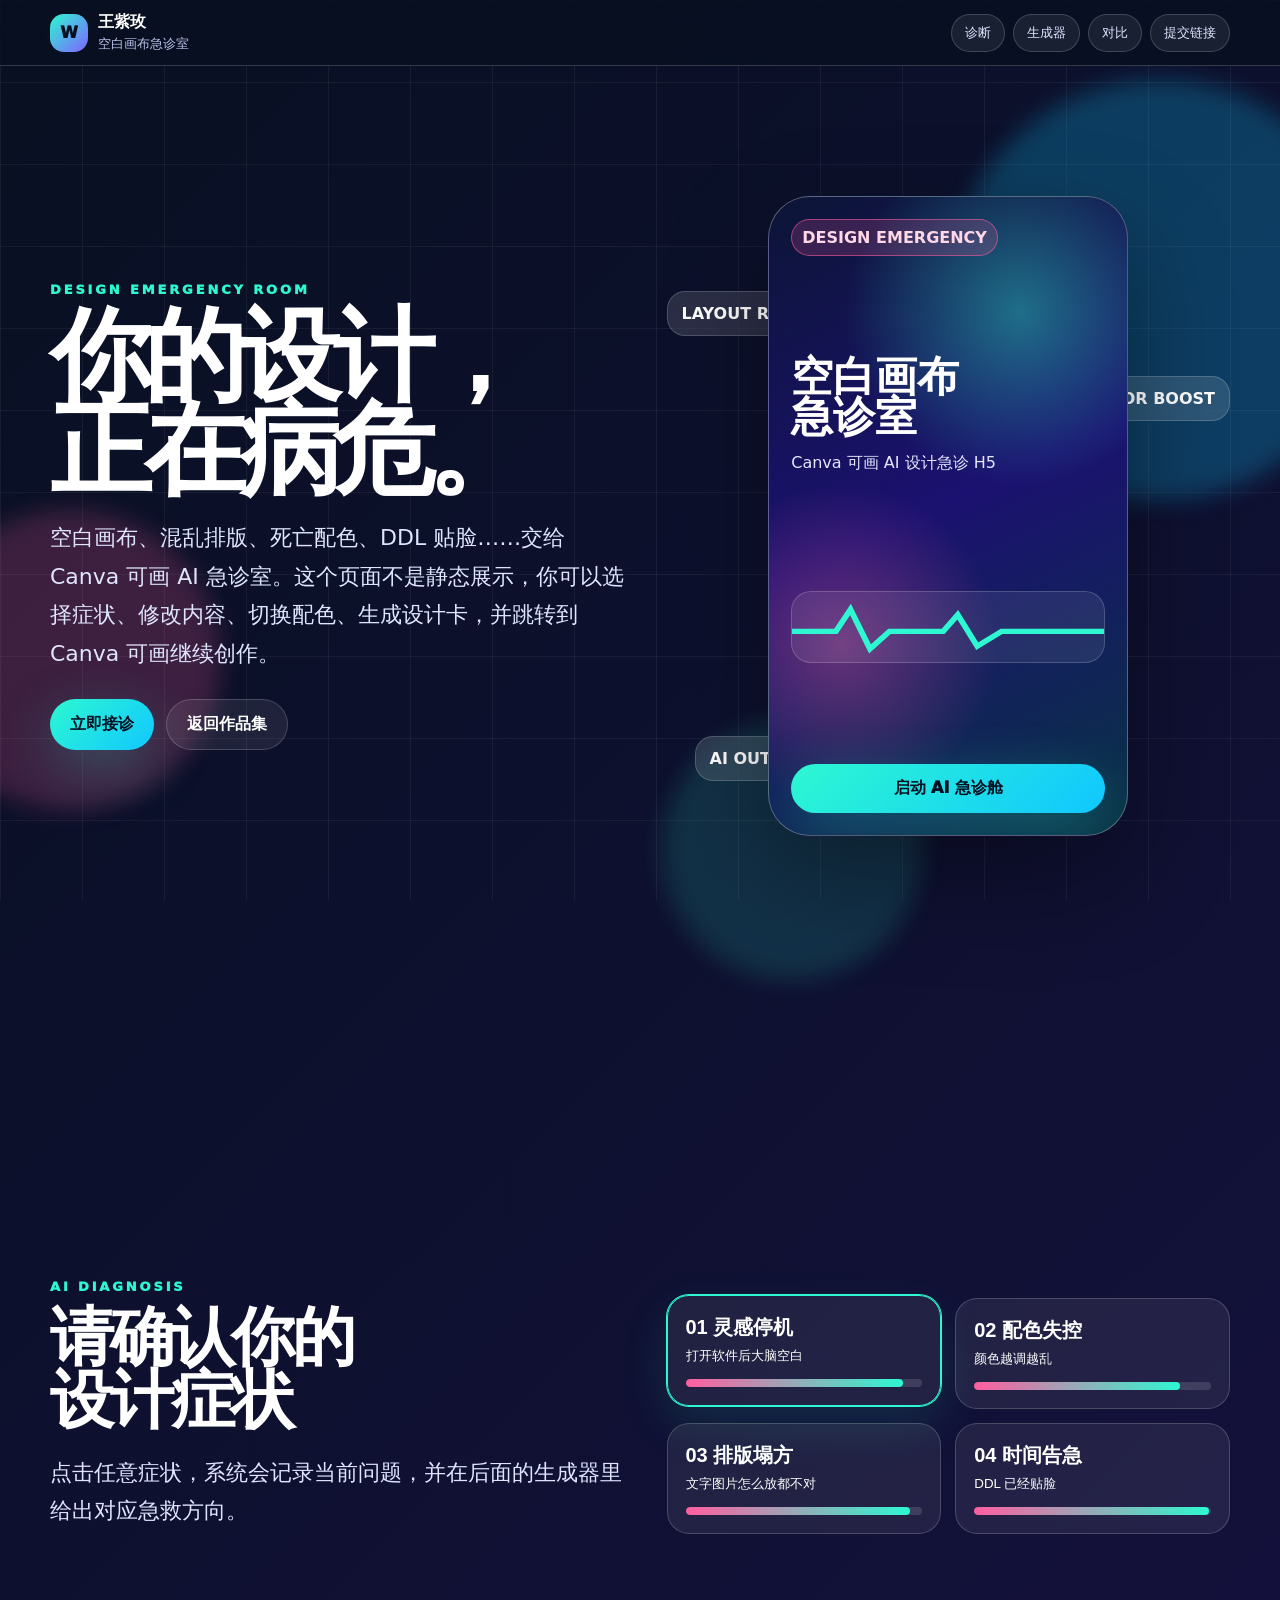
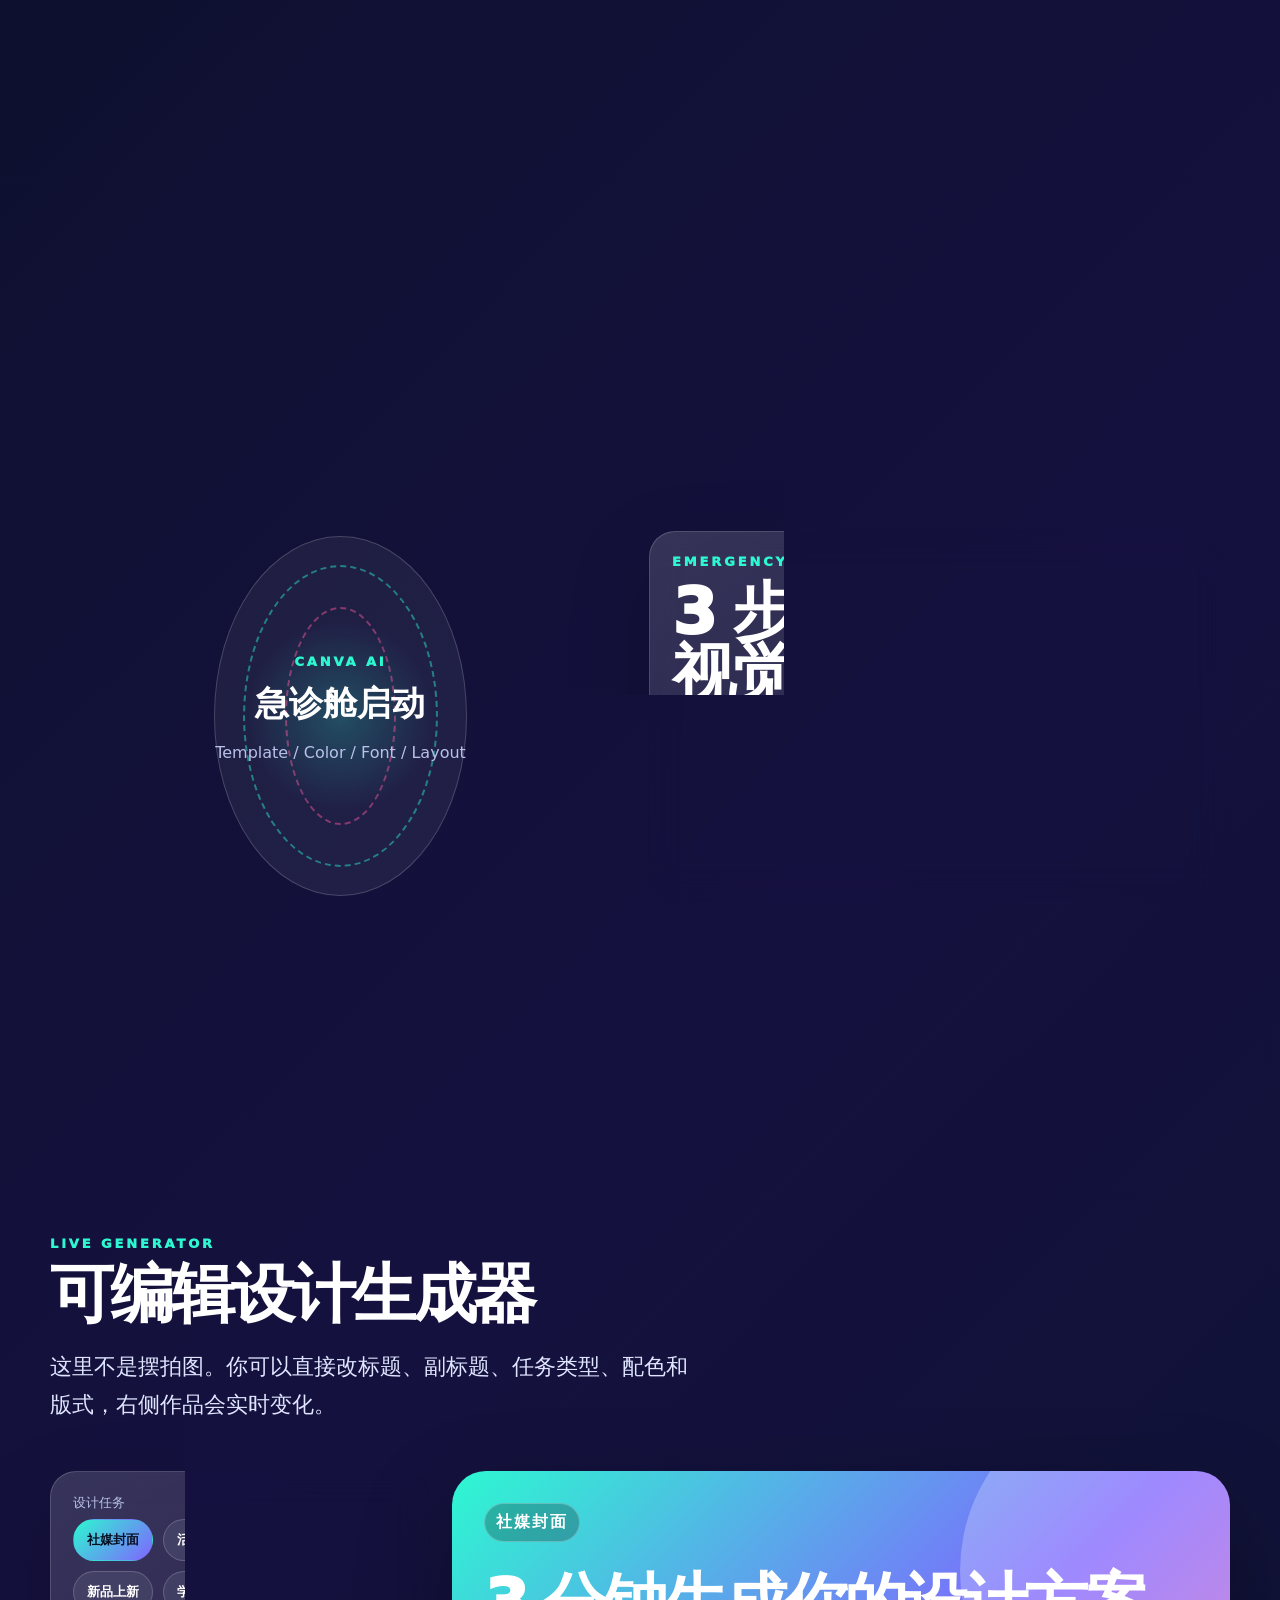
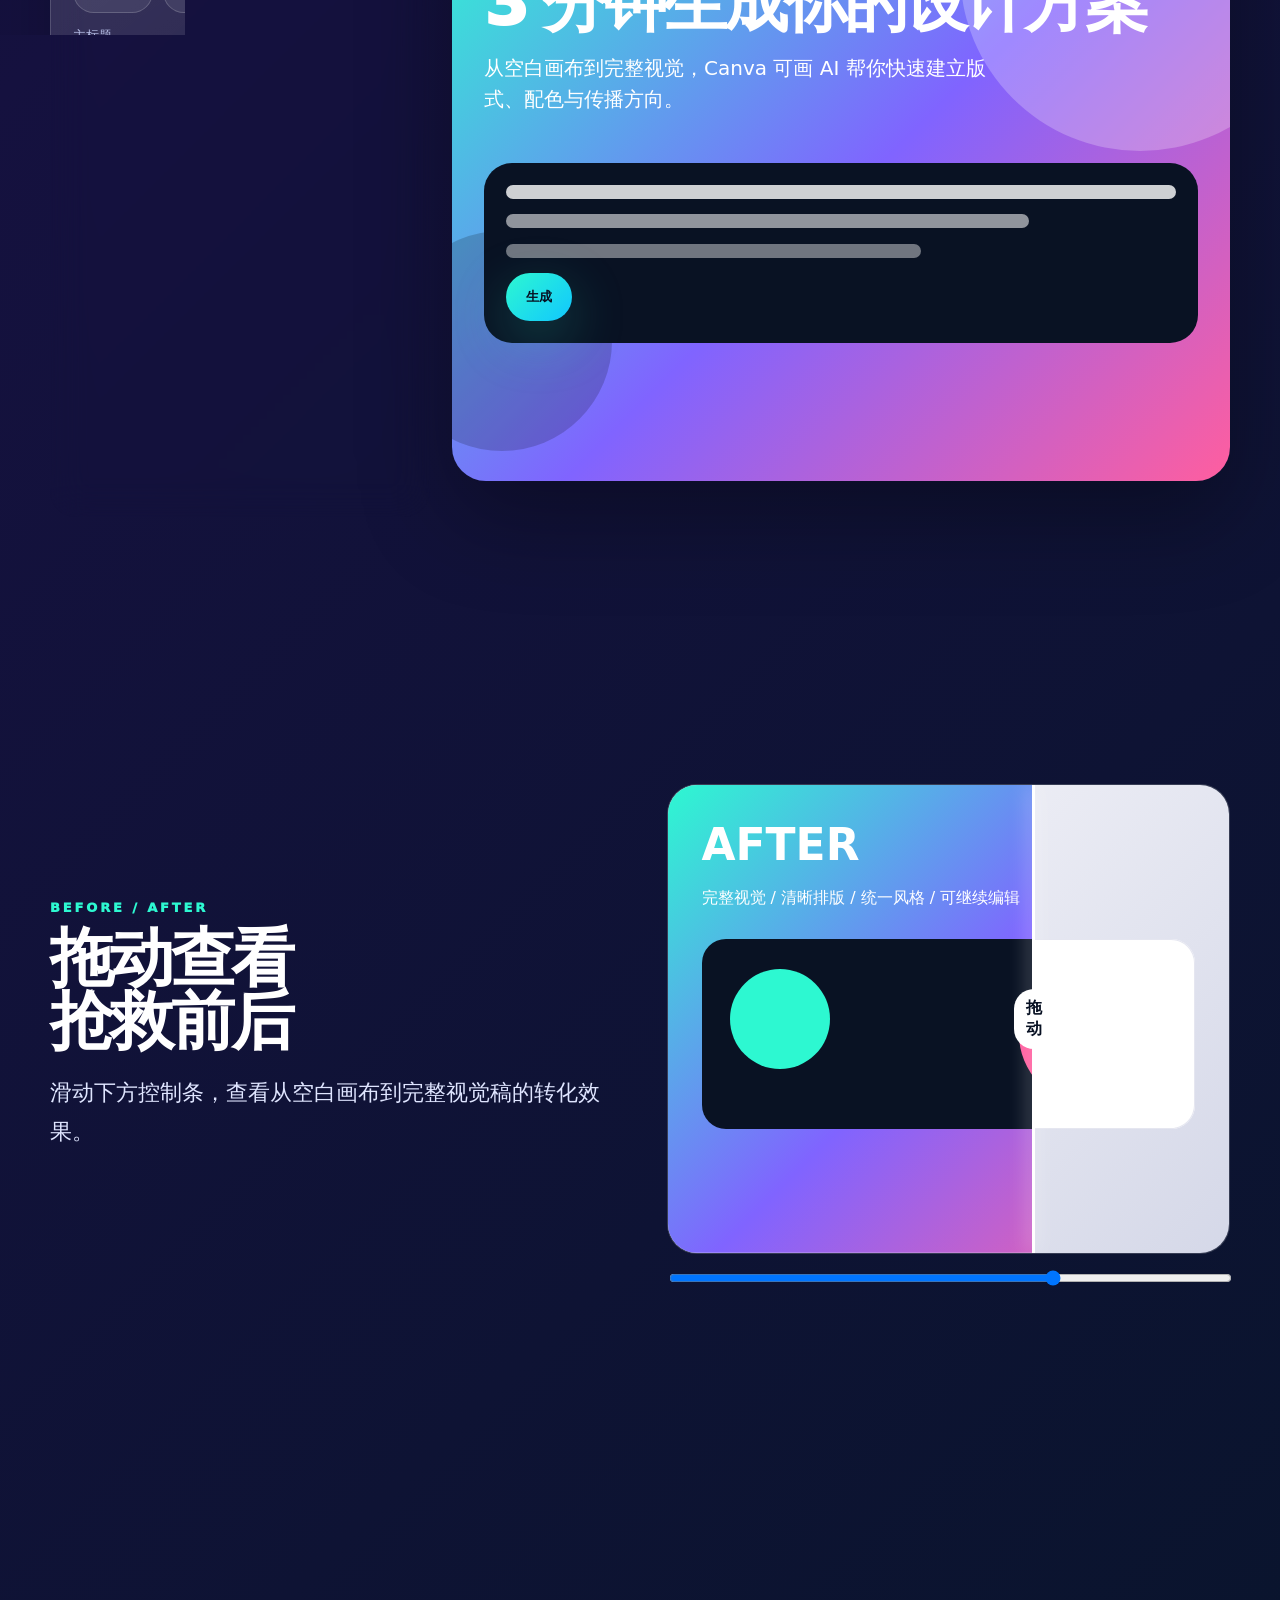
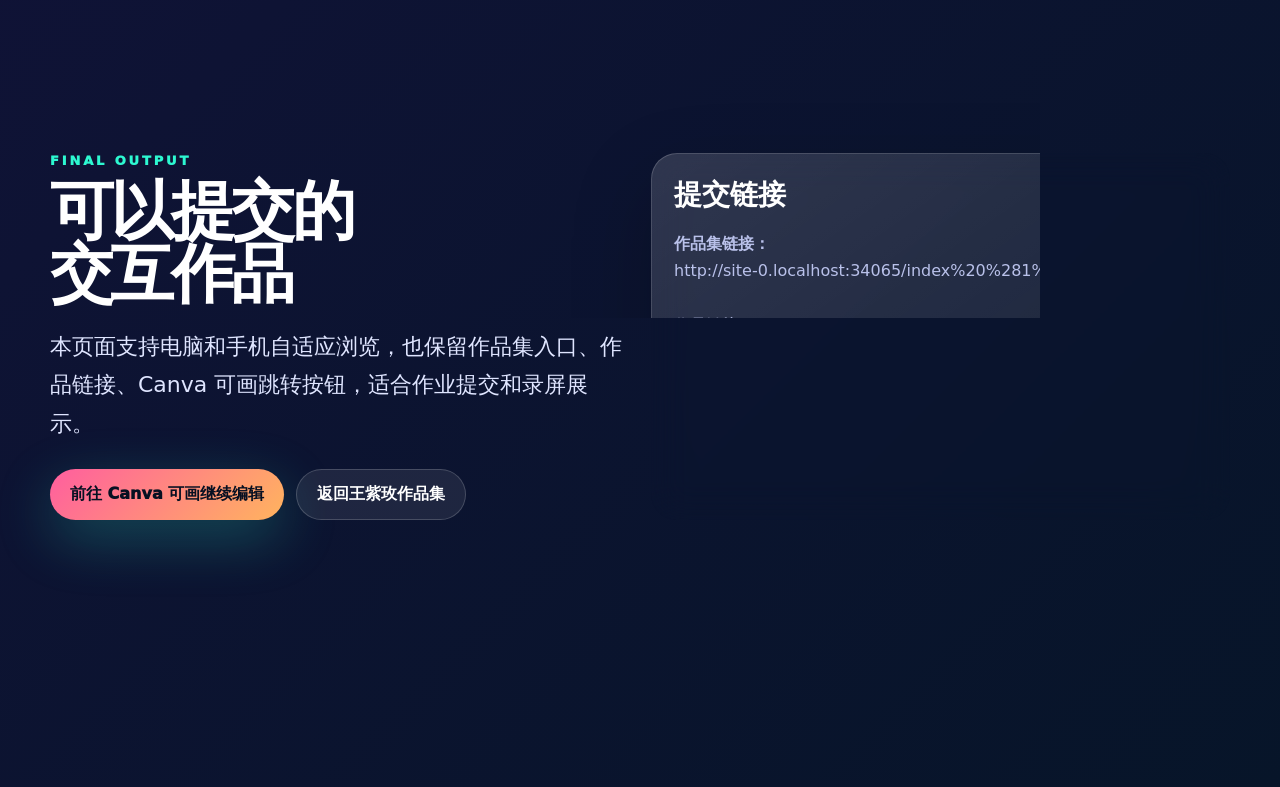
<file: index (1).html>
<!doctype html>
<html lang="zh-CN">
<head>
  <meta charset="utf-8" />
  <meta name="viewport" content="width=device-width, initial-scale=1" />
  <title>空白画布急诊室｜Canva 可画 AI 设计急诊 H5</title>
  <meta name="description" content="Canva 可画 AI 设计急诊 H5：可交互、可编辑、可跳转 Canva。" />
  <style>
    :root{--bg:#081021;--panel:#111936;--cyan:#2df8d1;--blue:#11c7ff;--violet:#8064ff;--pink:#ff5e9f;--orange:#ffb45e;--white:#fff;--muted:#b9c1ea;--glass:rgba(255,255,255,.12);--line:rgba(255,255,255,.18);--radius:26px;--accent1:#2df8d1;--accent2:#8064ff;--accent3:#ff5e9f}
    *{box-sizing:border-box} html{scroll-behavior:smooth} body{margin:0;font-family:Inter,system-ui,-apple-system,BlinkMacSystemFont,"Segoe UI","Microsoft YaHei",sans-serif;color:var(--white);background:linear-gradient(135deg,#081021,#15113f 48%,#071529);overflow-x:hidden} body::before{content:"";position:fixed;inset:0;background-image:linear-gradient(rgba(255,255,255,.055) 1px,transparent 1px),linear-gradient(90deg,rgba(255,255,255,.055) 1px,transparent 1px);background-size:82px 82px;pointer-events:none;z-index:0}.glow{position:fixed;inset:auto;border-radius:50%;filter:blur(12px);opacity:.65;pointer-events:none;z-index:0}.g1{width:420px;height:420px;right:-90px;top:80px;background:rgba(17,199,255,.38)}.g2{width:300px;height:300px;left:-80px;bottom:90px;background:rgba(255,94,159,.32)}.g3{width:260px;height:260px;right:28%;bottom:-80px;background:rgba(45,248,209,.22)}
    .nav{position:sticky;top:0;z-index:20;background:rgba(8,16,33,.72);backdrop-filter:blur(20px);border-bottom:1px solid var(--line)}.nav-inner{width:min(1180px,calc(100% - 28px));margin:0 auto;display:flex;align-items:center;justify-content:space-between;gap:12px;padding:12px 0}.brand{display:flex;align-items:center;gap:10px;color:#fff;text-decoration:none}.mark{width:38px;height:38px;border-radius:14px;background:linear-gradient(135deg,var(--cyan),var(--violet));color:#071022;display:grid;place-items:center;font-weight:950}.links{display:flex;gap:8px;flex-wrap:wrap}.links a{color:#dfe5ff;text-decoration:none;border:1px solid var(--line);background:rgba(255,255,255,.07);border-radius:999px;padding:9px 13px;font-size:13px}.wrap{position:relative;z-index:1;width:min(1180px,calc(100% - 28px));margin:0 auto}.section{min-height:100vh;display:grid;align-items:center;padding:70px 0}.grid{display:grid;grid-template-columns:1.02fr .98fr;gap:30px;align-items:center}.kicker{color:var(--cyan);font-weight:950;letter-spacing:.22em;text-transform:uppercase;font-size:13px;margin-bottom:12px}.h1{font-size:clamp(48px,8vw,106px);line-height:.92;letter-spacing:-.075em;margin:0 0 18px;font-weight:950}.h2{font-size:clamp(34px,5vw,66px);line-height:.98;letter-spacing:-.055em;margin:0 0 16px;font-weight:950}.lead{color:#dfe5ff;font-size:clamp(16px,2vw,22px);line-height:1.75;max-width:650px}.btn{border:0;appearance:none;border-radius:999px;padding:14px 20px;font-weight:950;cursor:pointer;text-decoration:none;display:inline-flex;align-items:center;justify-content:center;gap:8px;color:#071022;background:linear-gradient(135deg,var(--cyan),var(--blue));box-shadow:0 18px 56px rgba(45,248,209,.25);transition:.22s ease}.btn:hover{transform:translateY(-3px)}.btn.secondary{color:#fff;background:rgba(255,255,255,.08);border:1px solid var(--line);box-shadow:none}.btn.pink{background:linear-gradient(135deg,var(--pink),var(--orange))}.actions{display:flex;flex-wrap:wrap;gap:12px;margin-top:26px}.card{border:1px solid var(--line);background:linear-gradient(145deg,rgba(255,255,255,.15),rgba(255,255,255,.055));border-radius:var(--radius);padding:22px;box-shadow:0 30px 80px rgba(0,0,0,.22);backdrop-filter:blur(18px)}.hero-device{position:relative;min-height:560px}.phone{width:min(360px,88vw);aspect-ratio:9/16;margin:0 auto;border-radius:42px;border:1px solid rgba(255,255,255,.3);background:linear-gradient(155deg,#0c1536,#1b1170 48%,#093345);padding:22px;box-shadow:0 40px 100px rgba(0,0,0,.35);position:relative;overflow:hidden}.phone::before{content:"";position:absolute;inset:0;background:radial-gradient(circle at 70% 18%,rgba(45,248,209,.4),transparent 30%),radial-gradient(circle at 20% 70%,rgba(255,94,159,.35),transparent 30%)}.phone-ui{position:relative;z-index:1;height:100%;display:flex;flex-direction:column;justify-content:space-between}.alarm{display:inline-flex;align-self:flex-start;background:rgba(255,94,159,.18);border:1px solid rgba(255,94,159,.55);color:#ffd8e7;padding:8px 10px;border-radius:999px;font-weight:900;animation:pulse 1.2s infinite}.ecg{height:72px;border-radius:20px;border:1px solid var(--line);background:rgba(255,255,255,.08);position:relative;overflow:hidden}.ecg svg{width:100%;height:100%}.float-card{position:absolute;border:1px solid var(--line);background:rgba(255,255,255,.13);backdrop-filter:blur(18px);padding:12px 14px;border-radius:18px;font-weight:900;color:#fff}.fc1{left:0;top:95px}.fc2{right:0;top:180px}.fc3{left:28px;bottom:55px}@keyframes pulse{50%{transform:scale(1.05);filter:brightness(1.25)}}.symptoms{display:grid;grid-template-columns:repeat(2,1fr);gap:14px}.symptom{border:1px solid var(--line);background:rgba(255,255,255,.075);border-radius:22px;padding:18px;text-align:left;color:#fff;cursor:pointer;transition:.2s}.symptom:hover,.symptom.active{border-color:var(--cyan);box-shadow:0 0 0 1px var(--cyan),0 18px 48px rgba(45,248,209,.12);transform:translateY(-3px)}.symptom b{display:block;font-size:20px;margin-bottom:6px}.bar{height:8px;background:rgba(255,255,255,.13);border-radius:99px;overflow:hidden;margin-top:14px}.bar span{display:block;height:100%;width:var(--w);background:linear-gradient(90deg,var(--pink),var(--cyan));border-radius:99px}.lab{display:grid;grid-template-columns:1fr 1fr;gap:18px}.ring{height:360px;border-radius:50%;border:1px solid var(--line);background:radial-gradient(circle,rgba(45,248,209,.22),transparent 44%),rgba(255,255,255,.06);display:grid;place-items:center;position:relative;margin:auto;max-width:360px;animation:spinbg 12s linear infinite}.ring::before,.ring::after{content:"";position:absolute;inset:28px;border-radius:50%;border:2px dashed rgba(45,248,209,.45)}.ring::after{inset:70px;border-color:rgba(255,94,159,.45);animation:spinbg 8s linear infinite reverse}@keyframes spinbg{to{transform:rotate(360deg)}}.chips{display:flex;flex-wrap:wrap;gap:10px}.chip{border:1px solid var(--line);background:rgba(255,255,255,.08);color:#fff;padding:11px 13px;border-radius:999px;cursor:pointer;font-weight:850}.chip.active{background:linear-gradient(135deg,var(--cyan),var(--violet));color:#071022;border-color:transparent}.generator{display:grid;grid-template-columns:380px 1fr;gap:22px;align-items:start}.controls{display:grid;gap:14px}.field label{display:block;color:var(--muted);font-size:13px;margin:0 0 7px}.field input,.field textarea,.field select{width:100%;border:1px solid var(--line);background:rgba(255,255,255,.08);color:#fff;border-radius:16px;padding:13px 14px;font:inherit;outline:none}.field textarea{min-height:88px;resize:vertical}.palette-list{display:grid;grid-template-columns:repeat(3,1fr);gap:10px}.palette{border:1px solid var(--line);border-radius:18px;overflow:hidden;cursor:pointer;background:rgba(255,255,255,.08);padding:8px}.palette.active{border-color:var(--cyan);box-shadow:0 0 0 1px var(--cyan)}.swatches{display:flex;height:38px;border-radius:12px;overflow:hidden}.swatches span{flex:1}.poster-wrap{position:sticky;top:84px}.poster-preview{min-height:610px;border-radius:34px;padding:32px;background:linear-gradient(135deg,var(--accent1),var(--accent2) 52%,var(--accent3));position:relative;overflow:hidden;box-shadow:0 36px 95px rgba(0,0,0,.32)}.poster-preview::before{content:"";position:absolute;width:360px;height:360px;border-radius:50%;right:-90px;top:-80px;background:rgba(255,255,255,.24)}.poster-preview::after{content:"";position:absolute;width:220px;height:220px;border-radius:50%;left:-60px;bottom:30px;background:rgba(0,0,0,.18)}.poster-content{position:relative;z-index:1;height:100%;display:flex;flex-direction:column;justify-content:space-between}.poster-label{display:inline-flex;width:max-content;background:rgba(0,0,0,.24);border:1px solid rgba(255,255,255,.25);border-radius:999px;padding:8px 11px;font-weight:950;letter-spacing:.12em}.poster-title{font-size:clamp(42px,5vw,72px);line-height:.92;letter-spacing:-.06em;margin:32px 0 12px;font-weight:950}.poster-sub{font-size:20px;line-height:1.55;max-width:520px}.fake-ui{margin-top:28px;background:#091223;border-radius:28px;padding:22px;min-height:180px;display:grid;gap:14px}.fake-ui .row{height:14px;border-radius:99px;background:rgba(255,255,255,.8)}.fake-ui .row:nth-child(2){width:78%;background:rgba(255,255,255,.55)}.fake-ui .row:nth-child(3){width:62%;background:rgba(255,255,255,.42)}.layout-b .fake-ui{grid-template-columns:1fr 1fr;align-items:center}.layout-b .fake-ui .row{height:68px}.layout-c .fake-ui{border-radius:50%;width:250px;height:250px;margin-left:auto;margin-right:auto;place-content:center}.layout-c .fake-ui .row{width:160px}.compare{position:relative;border-radius:30px;min-height:470px;overflow:hidden;border:1px solid var(--line);background:#0c1430}.before,.after{position:absolute;inset:0;padding:34px}.before{background:linear-gradient(135deg,#f7f7fb,#d5d8e8);color:#2c3150}.after{clip-path:inset(0 calc(100% - var(--split,65%)) 0 0);background:linear-gradient(135deg,var(--accent1),var(--accent2),var(--accent3));}.slider{position:absolute;left:var(--split,65%);top:0;bottom:0;width:3px;background:#fff;box-shadow:0 0 20px #fff}.slider::before{content:"拖动";position:absolute;top:50%;left:50%;transform:translate(-50%,-50%);background:#fff;color:#071022;border-radius:999px;padding:9px 12px;font-weight:950}.range{width:100%;margin-top:16px}.final-grid{display:grid;grid-template-columns:1fr 1fr;gap:22px}.note{color:var(--muted);line-height:1.7}.toast{position:fixed;left:50%;bottom:26px;transform:translateX(-50%) translateY(30px);opacity:0;z-index:50;background:#fff;color:#071022;border-radius:999px;padding:12px 18px;font-weight:900;transition:.25s}.toast.show{transform:translateX(-50%) translateY(0);opacity:1}
    @media(max-width:980px){.grid,.generator,.final-grid,.lab{grid-template-columns:1fr}.section{min-height:auto;padding:58px 0}.poster-wrap{position:relative;top:auto}.hero-device{min-height:auto}.float-card{display:none}.links{display:none}.symptoms{grid-template-columns:1fr}.poster-preview{min-height:560px}}
    @media(max-width:560px){.wrap{width:min(100% - 20px,620px)}.section{padding:46px 0}.h1{font-size:50px}.h2{font-size:38px}.actions .btn{width:100%}.phone{width:100%;border-radius:30px}.generator{gap:16px}.card{padding:16px;border-radius:22px}.palette-list{grid-template-columns:1fr}.poster-preview{padding:22px;min-height:520px;border-radius:26px}.poster-title{font-size:45px}.poster-sub{font-size:16px}.before,.after{padding:22px}.compare{min-height:390px}.nav-inner{width:min(100% - 20px,620px)}}
  </style>
</head>
<body>
  <span class="glow g1"></span><span class="glow g2"></span><span class="glow g3"></span>
  <nav class="nav"><div class="nav-inner"><a class="brand" href="index.html"><span class="mark">W</span><span><b>王紫玫</b><br><small style="color:var(--muted)">空白画布急诊室</small></span></a><div class="links"><a href="#diagnosis">诊断</a><a href="#generator">生成器</a><a href="#compare">对比</a><a href="#final">提交链接</a></div></div></nav>

  <main class="wrap">
    <section class="section" id="top">
      <div class="grid">
        <div>
          <div class="kicker">DESIGN EMERGENCY ROOM</div>
          <h1 class="h1">你的设计，<br>正在病危。</h1>
          <p class="lead">空白画布、混乱排版、死亡配色、DDL 贴脸……交给 Canva 可画 AI 急诊室。这个页面不是静态展示，你可以选择症状、修改内容、切换配色、生成设计卡，并跳转到 Canva 可画继续创作。</p>
          <div class="actions"><a class="btn" href="#diagnosis">立即接诊</a><a class="btn secondary" href="index.html">返回作品集</a></div>
        </div>
        <div class="hero-device">
          <div class="float-card fc1">LAYOUT REPAIR</div><div class="float-card fc2">COLOR BOOST</div><div class="float-card fc3">AI OUTPUT</div>
          <div class="phone"><div class="phone-ui"><span class="alarm">DESIGN EMERGENCY</span><div><h2 style="font-size:42px;line-height:.95;margin:0 0 12px">空白画布<br>急诊室</h2><p style="color:#e4e8ff">Canva 可画 AI 设计急诊 H5</p></div><div class="ecg"><svg viewBox="0 0 320 80" preserveAspectRatio="none"><path d="M0 45 L45 45 L60 20 L80 65 L100 45 L155 45 L170 26 L190 62 L215 45 L320 45" fill="none" stroke="#2df8d1" stroke-width="6" stroke-linecap="round"/></svg></div><a class="btn" href="#generator">启动 AI 急诊舱</a></div></div>
        </div>
      </div>
    </section>

    <section class="section" id="diagnosis">
      <div class="grid">
        <div><div class="kicker">AI DIAGNOSIS</div><h2 class="h2">请确认你的<br>设计症状</h2><p class="lead">点击任意症状，系统会记录当前问题，并在后面的生成器里给出对应急救方向。</p></div>
        <div class="symptoms">
          <button class="symptom active" data-symptom="灵感停机"><b>01 灵感停机</b><span>打开软件后大脑空白</span><div class="bar" style="--w:92%"><span></span></div></button>
          <button class="symptom" data-symptom="配色失控"><b>02 配色失控</b><span>颜色越调越乱</span><div class="bar" style="--w:87%"><span></span></div></button>
          <button class="symptom" data-symptom="排版塌方"><b>03 排版塌方</b><span>文字图片怎么放都不对</span><div class="bar" style="--w:95%"><span></span></div></button>
          <button class="symptom" data-symptom="时间告急"><b>04 时间告急</b><span>DDL 已经贴脸</span><div class="bar" style="--w:99%"><span></span></div></button>
        </div>
      </div>
    </section>

    <section class="section">
      <div class="lab">
        <div class="ring"><div style="text-align:center;position:relative;z-index:1"><div class="kicker">CANVA AI</div><h2 style="font-size:34px;margin:0">急诊舱启动</h2><p style="color:var(--muted)">Template / Color / Font / Layout</p></div></div>
        <div class="card"><div class="kicker">EMERGENCY PROCESS</div><h2 class="h2">3 步完成<br>视觉抢救</h2><p class="note"><b>01 输入需求：</b>选择设计场景与当前症状。<br><b>02 生成风格：</b>AI 组合配色、版式、标题和传播语。<br><b>03 输出成稿：</b>获得可截图、可导出、可跳转编辑的视觉稿。</p><div class="actions"><a class="btn" href="#generator">进入可编辑生成器</a></div></div>
      </div>
    </section>

    <section class="section" id="generator">
      <div style="margin-bottom:24px"><div class="kicker">LIVE GENERATOR</div><h2 class="h2">可编辑设计生成器</h2><p class="lead">这里不是摆拍图。你可以直接改标题、副标题、任务类型、配色和版式，右侧作品会实时变化。</p></div>
      <div class="generator">
        <div class="card controls">
          <div class="field"><label>设计任务</label><div class="chips" id="taskChips"><button class="chip active" data-task="社媒封面">社媒封面</button><button class="chip" data-task="活动海报">活动海报</button><button class="chip" data-task="招新宣传">招新宣传</button><button class="chip" data-task="新品上新">新品上新</button><button class="chip" data-task="学习计划">学习计划</button></div></div>
          <div class="field"><label>主标题</label><input id="titleInput" value="3 分钟生成你的设计方案" /></div>
          <div class="field"><label>副标题</label><textarea id="subInput">从空白画布到完整视觉，Canva 可画 AI 帮你快速建立版式、配色与传播方向。</textarea></div>
          <div class="field"><label>配色方案</label><div class="palette-list" id="paletteList"><button class="palette active" data-p="0"><div class="swatches"><span style="background:#2df8d1"></span><span style="background:#8064ff"></span><span style="background:#ff5e9f"></span></div></button><button class="palette" data-p="1"><div class="swatches"><span style="background:#ffb45e"></span><span style="background:#ff5e9f"></span><span style="background:#6236ff"></span></div></button><button class="palette" data-p="2"><div class="swatches"><span style="background:#13c7ff"></span><span style="background:#34f5c5"></span><span style="background:#0a2550"></span></div></button></div></div>
          <div class="field"><label>版式</label><div class="chips" id="layoutChips"><button class="chip active" data-layout="layout-a">大标题版</button><button class="chip" data-layout="layout-b">双栏版</button><button class="chip" data-layout="layout-c">圆形主视觉</button></div></div>
          <div class="actions"><button class="btn" id="randomBtn">重新生成一套</button><button class="btn secondary" id="downloadBtn">下载 SVG 作品卡</button></div>
        </div>
        <div class="poster-wrap"><div class="poster-preview layout-a" id="poster"><div class="poster-content"><div><span class="poster-label" id="posterTask">社媒封面</span><h3 class="poster-title" id="posterTitle">3 分钟生成你的设计方案</h3><p class="poster-sub" id="posterSub">从空白画布到完整视觉，Canva 可画 AI 帮你快速建立版式、配色与传播方向。</p></div><div class="fake-ui"><div class="row"></div><div class="row"></div><div class="row"></div><button class="btn" style="width:max-content">生成</button></div></div></div></div>
      </div>
    </section>

    <section class="section" id="compare">
      <div class="grid">
        <div><div class="kicker">BEFORE / AFTER</div><h2 class="h2">拖动查看<br>抢救前后</h2><p class="lead">滑动下方控制条，查看从空白画布到完整视觉稿的转化效果。</p></div>
        <div><div class="compare" id="compareBox" style="--split:65%"><div class="before"><h3 style="font-size:44px;margin:0 0 18px">BEFORE</h3><p>空白画布 / 无灵感 / 无版式 / 无方向</p><div style="height:190px;border-radius:24px;background:white;margin-top:30px;box-shadow:inset 0 0 0 1px #e5e6f0"></div></div><div class="after"><h3 style="font-size:44px;margin:0 0 18px">AFTER</h3><p>完整视觉 / 清晰排版 / 统一风格 / 可继续编辑</p><div style="height:190px;border-radius:24px;background:#091223;margin-top:30px;position:relative;overflow:hidden"><span style="position:absolute;width:100px;height:100px;border-radius:50%;background:var(--accent1);left:28px;top:30px"></span><span style="position:absolute;width:140px;height:140px;border-radius:50%;background:var(--accent3);right:36px;top:25px"></span></div></div><div class="slider"></div></div><input class="range" id="range" type="range" min="10" max="90" value="65"></div>
      </div>
    </section>

    <section class="section" id="final">
      <div class="final-grid">
        <div><div class="kicker">FINAL OUTPUT</div><h2 class="h2">可以提交的<br>交互作品</h2><p class="lead">本页面支持电脑和手机自适应浏览，也保留作品集入口、作品链接、Canva 可画跳转按钮，适合作业提交和录屏展示。</p><div class="actions"><a class="btn pink" href="https://www.canva.cn/" target="_blank" rel="noopener">前往 Canva 可画继续编辑</a><a class="btn secondary" href="index.html">返回王紫玫作品集</a></div></div>
        <div class="card"><h3 style="font-size:28px;margin:0 0 12px">提交链接</h3><p class="note"><b>作品集链接：</b><br><span id="portfolioLink"></span><br><br><b>作品链接：</b><br><span id="workLink"></span></p><div class="actions"><button class="btn" id="copyBtn">复制作品链接</button></div></div>
      </div>
    </section>
  </main>
  <div class="toast" id="toast">已完成</div>
  <script>
    const $=s=>document.querySelector(s); const $$=s=>Array.from(document.querySelectorAll(s));
    const poster=$('#poster'), titleInput=$('#titleInput'), subInput=$('#subInput'), posterTitle=$('#posterTitle'), posterSub=$('#posterSub'), posterTask=$('#posterTask');
    const palettes=[['#2df8d1','#8064ff','#ff5e9f'],['#ffb45e','#ff5e9f','#6236ff'],['#13c7ff','#34f5c5','#0a2550'],['#ffffff','#13c7ff','#7c5cff'],['#34f5c5','#062a4f','#ffb45e']];
    const titles=['3 分钟生成你的设计方案','把空白画布抢救成完整视觉','AI 正在重组你的创意页面','从想法到成稿，只差一次生成','让灵感不再等待'];
    const subs=['从空白画布到完整视觉，Canva 可画 AI 帮你快速建立版式、配色与传播方向。','输入需求、选择风格、生成成稿，让设计任务快速进入可发布状态。','用模板、字体、配色和图形语言，把混乱需求转化为清晰方案。'];
    function toast(t){const el=$('#toast');el.textContent=t;el.classList.add('show');setTimeout(()=>el.classList.remove('show'),1600)}
    function sync(){posterTitle.textContent=titleInput.value||'未命名设计';posterSub.textContent=subInput.value||'请输入副标题文案';}
    titleInput.addEventListener('input',sync); subInput.addEventListener('input',sync);
    $$('.symptom').forEach(btn=>btn.addEventListener('click',()=>{$$('.symptom').forEach(b=>b.classList.remove('active'));btn.classList.add('active');toast('已记录症状：'+btn.dataset.symptom)}));
    $$('#taskChips .chip').forEach(btn=>btn.addEventListener('click',()=>{$$('#taskChips .chip').forEach(b=>b.classList.remove('active'));btn.classList.add('active');posterTask.textContent=btn.dataset.task;toast('已切换任务：'+btn.dataset.task)}));
    $$('#paletteList .palette').forEach(btn=>btn.addEventListener('click',()=>{ $$('#paletteList .palette').forEach(b=>b.classList.remove('active')); btn.classList.add('active'); const p=palettes[Number(btn.dataset.p)]; document.documentElement.style.setProperty('--accent1',p[0]); document.documentElement.style.setProperty('--accent2',p[1]); document.documentElement.style.setProperty('--accent3',p[2]); toast('配色已更新'); }));
    $$('#layoutChips .chip').forEach(btn=>btn.addEventListener('click',()=>{ $$('#layoutChips .chip').forEach(b=>b.classList.remove('active')); btn.classList.add('active'); poster.classList.remove('layout-a','layout-b','layout-c'); poster.classList.add(btn.dataset.layout); toast('版式已切换'); }));
    $('#randomBtn').addEventListener('click',()=>{ const ti=titles[Math.floor(Math.random()*titles.length)]; const su=subs[Math.floor(Math.random()*subs.length)]; titleInput.value=ti; subInput.value=su; sync(); const p=palettes[Math.floor(Math.random()*palettes.length)]; document.documentElement.style.setProperty('--accent1',p[0]); document.documentElement.style.setProperty('--accent2',p[1]); document.documentElement.style.setProperty('--accent3',p[2]); toast('已重新生成一套视觉'); });
    $('#range').addEventListener('input',e=>$('#compareBox').style.setProperty('--split',e.target.value+'%'));
    function downloadSVG(){const title=posterTitle.textContent.replace(/[<>&]/g,''); const sub=posterSub.textContent.replace(/[<>&]/g,''); const task=posterTask.textContent.replace(/[<>&]/g,''); const s=getComputedStyle(document.documentElement); const c1=s.getPropertyValue('--accent1').trim(), c2=s.getPropertyValue('--accent2').trim(), c3=s.getPropertyValue('--accent3').trim(); const svg=`<svg xmlns="http://www.w3.org/2000/svg" width="1080" height="1440" viewBox="0 0 1080 1440"><defs><linearGradient id="g" x1="0" y1="0" x2="1" y2="1"><stop stop-color="${c1}"/><stop offset=".55" stop-color="${c2}"/><stop offset="1" stop-color="${c3}"/></linearGradient></defs><rect width="1080" height="1440" fill="url(#g)"/><circle cx="880" cy="180" r="230" fill="white" opacity=".22"/><circle cx="140" cy="1160" r="180" fill="black" opacity=".18"/><rect x="80" y="90" rx="34" width="300" height="72" fill="black" opacity=".28"/><text x="110" y="138" font-family="Arial,Microsoft YaHei" font-size="34" font-weight="800" fill="white">${task}</text><text x="80" y="360" font-family="Arial,Microsoft YaHei" font-size="92" font-weight="900" fill="white">${title.slice(0,12)}</text><foreignObject x="80" y="420" width="820" height="210"><div xmlns="http://www.w3.org/1999/xhtml" style="font-family:Arial,'Microsoft YaHei';font-size:38px;line-height:1.45;color:white">${sub}</div></foreignObject><rect x="80" y="780" rx="48" width="920" height="360" fill="#091223"/><circle cx="270" cy="940" r="92" fill="${c2}"/><circle cx="780" cy="920" r="132" fill="${c3}"/><rect x="150" y="1210" rx="28" width="270" height="70" fill="white" opacity=".9"/><text x="190" y="1257" font-family="Arial,Microsoft YaHei" font-size="32" font-weight="900" fill="#091223">AI 生成</text></svg>`; const blob=new Blob([svg],{type:'image/svg+xml'}); const a=document.createElement('a'); a.href=URL.createObjectURL(blob); a.download='canva-design-card.svg'; a.click(); URL.revokeObjectURL(a.href); toast('SVG 作品卡已下载');}
    $('#downloadBtn').addEventListener('click',downloadSVG);
    const base=location.origin+location.pathname.replace(/work\.html.*$/,''); $('#portfolioLink').textContent=base; $('#workLink').textContent=location.origin+location.pathname;
    $('#copyBtn').addEventListener('click',async()=>{try{await navigator.clipboard.writeText(location.origin+location.pathname);toast('作品链接已复制')}catch(e){toast('复制失败，请手动复制地址栏')}});
  </script>
</body>
</html>
</file>
